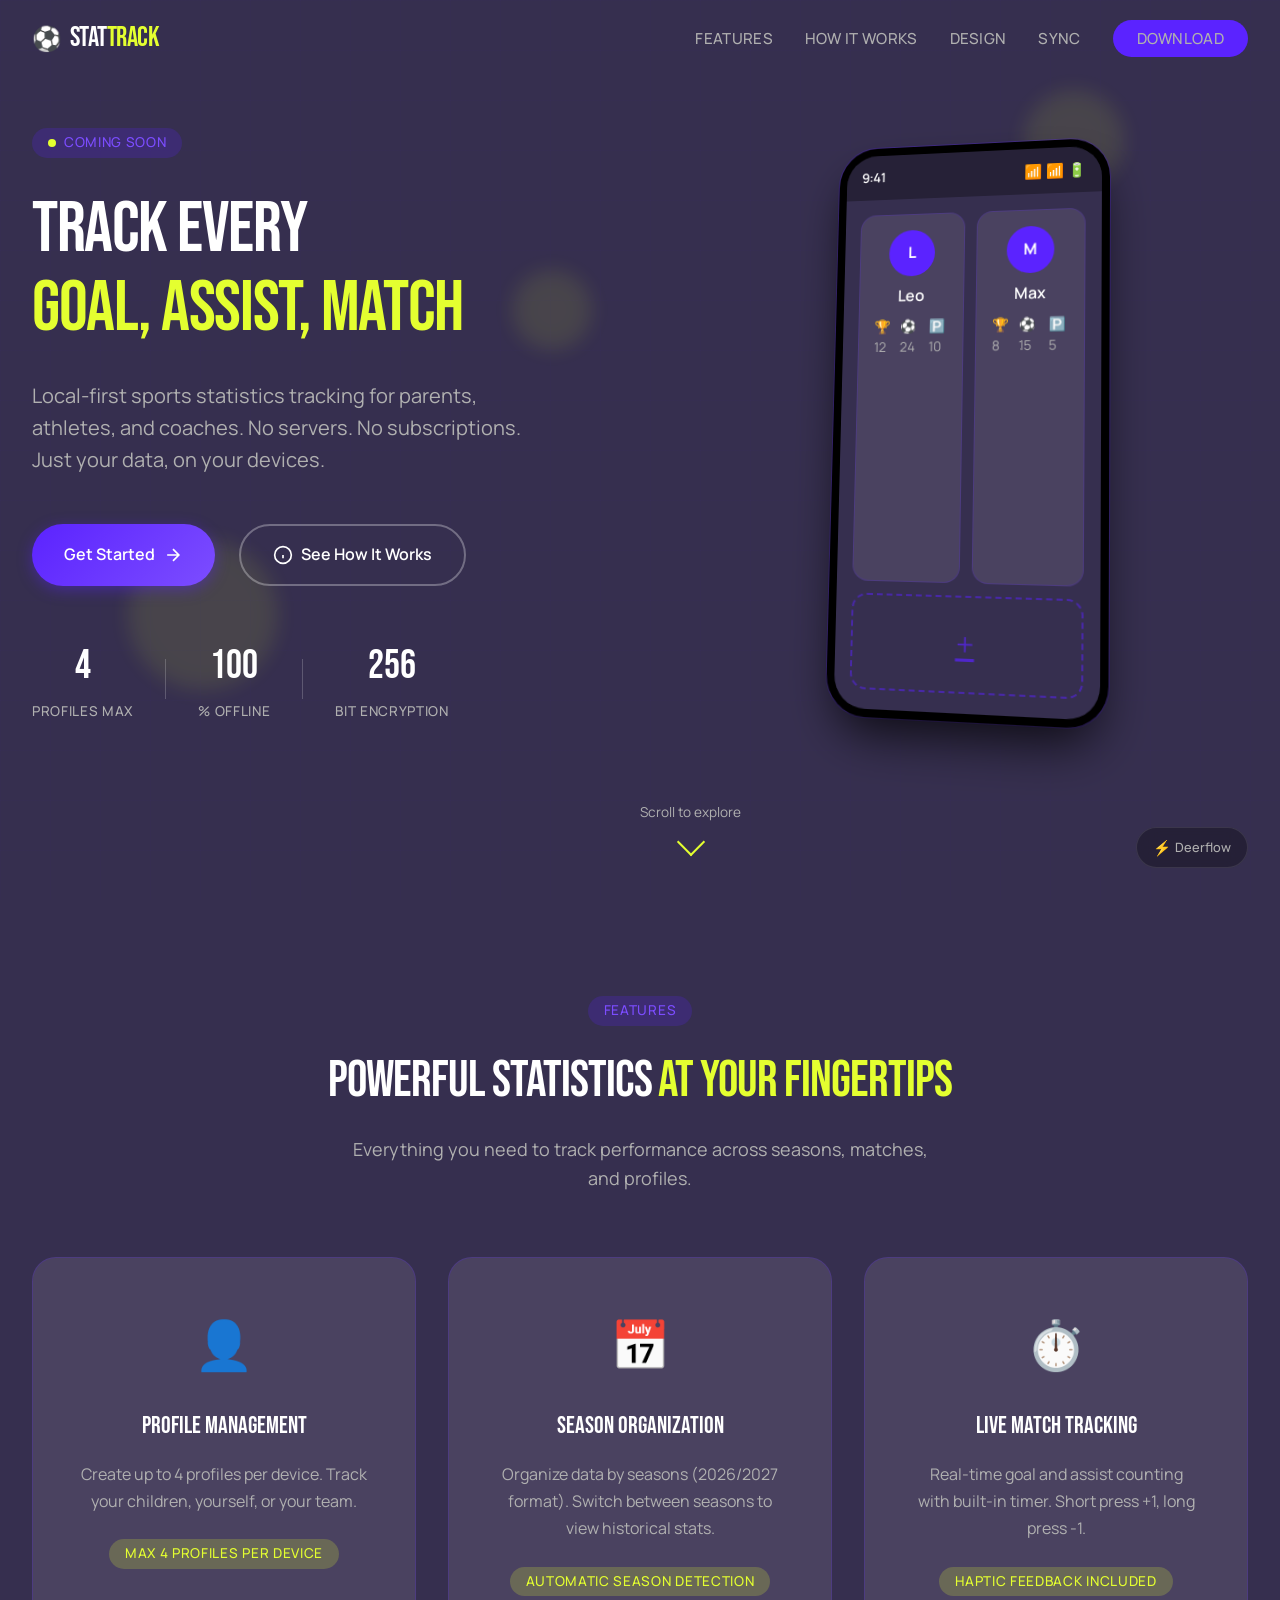
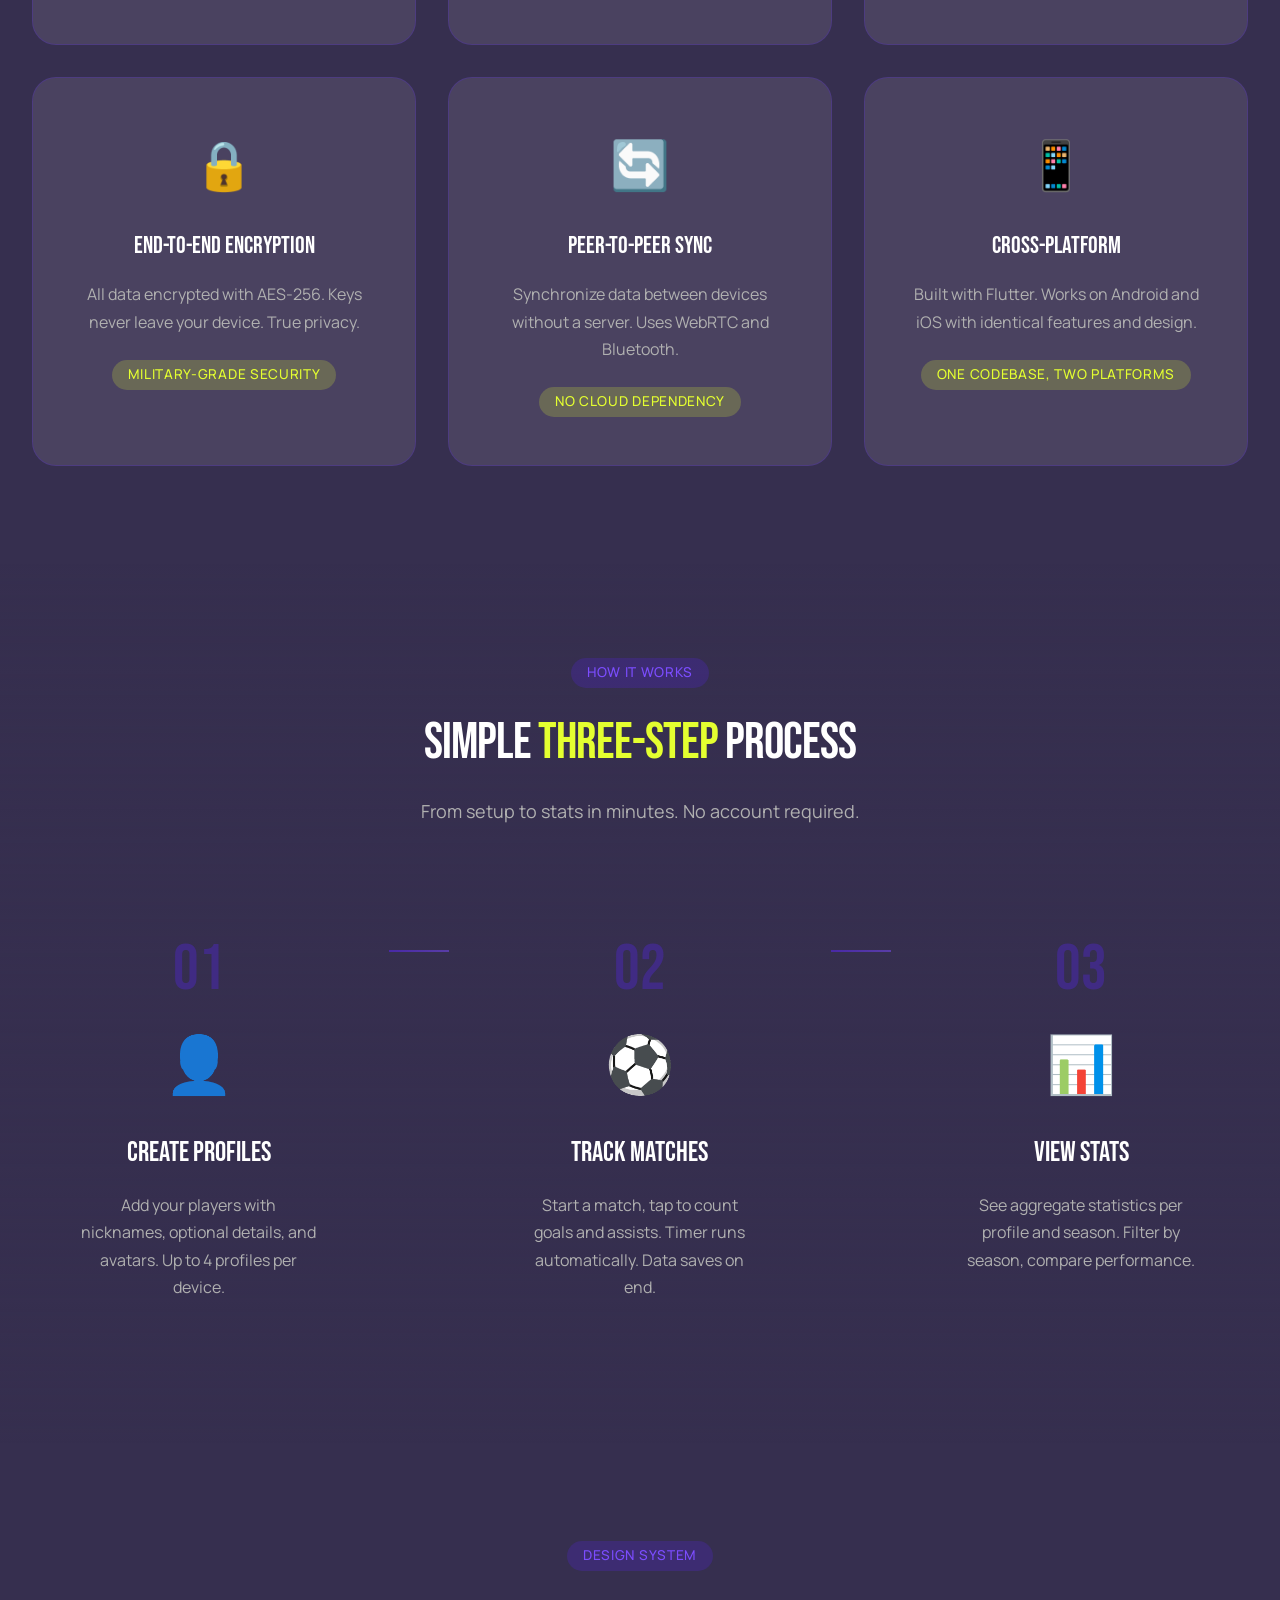
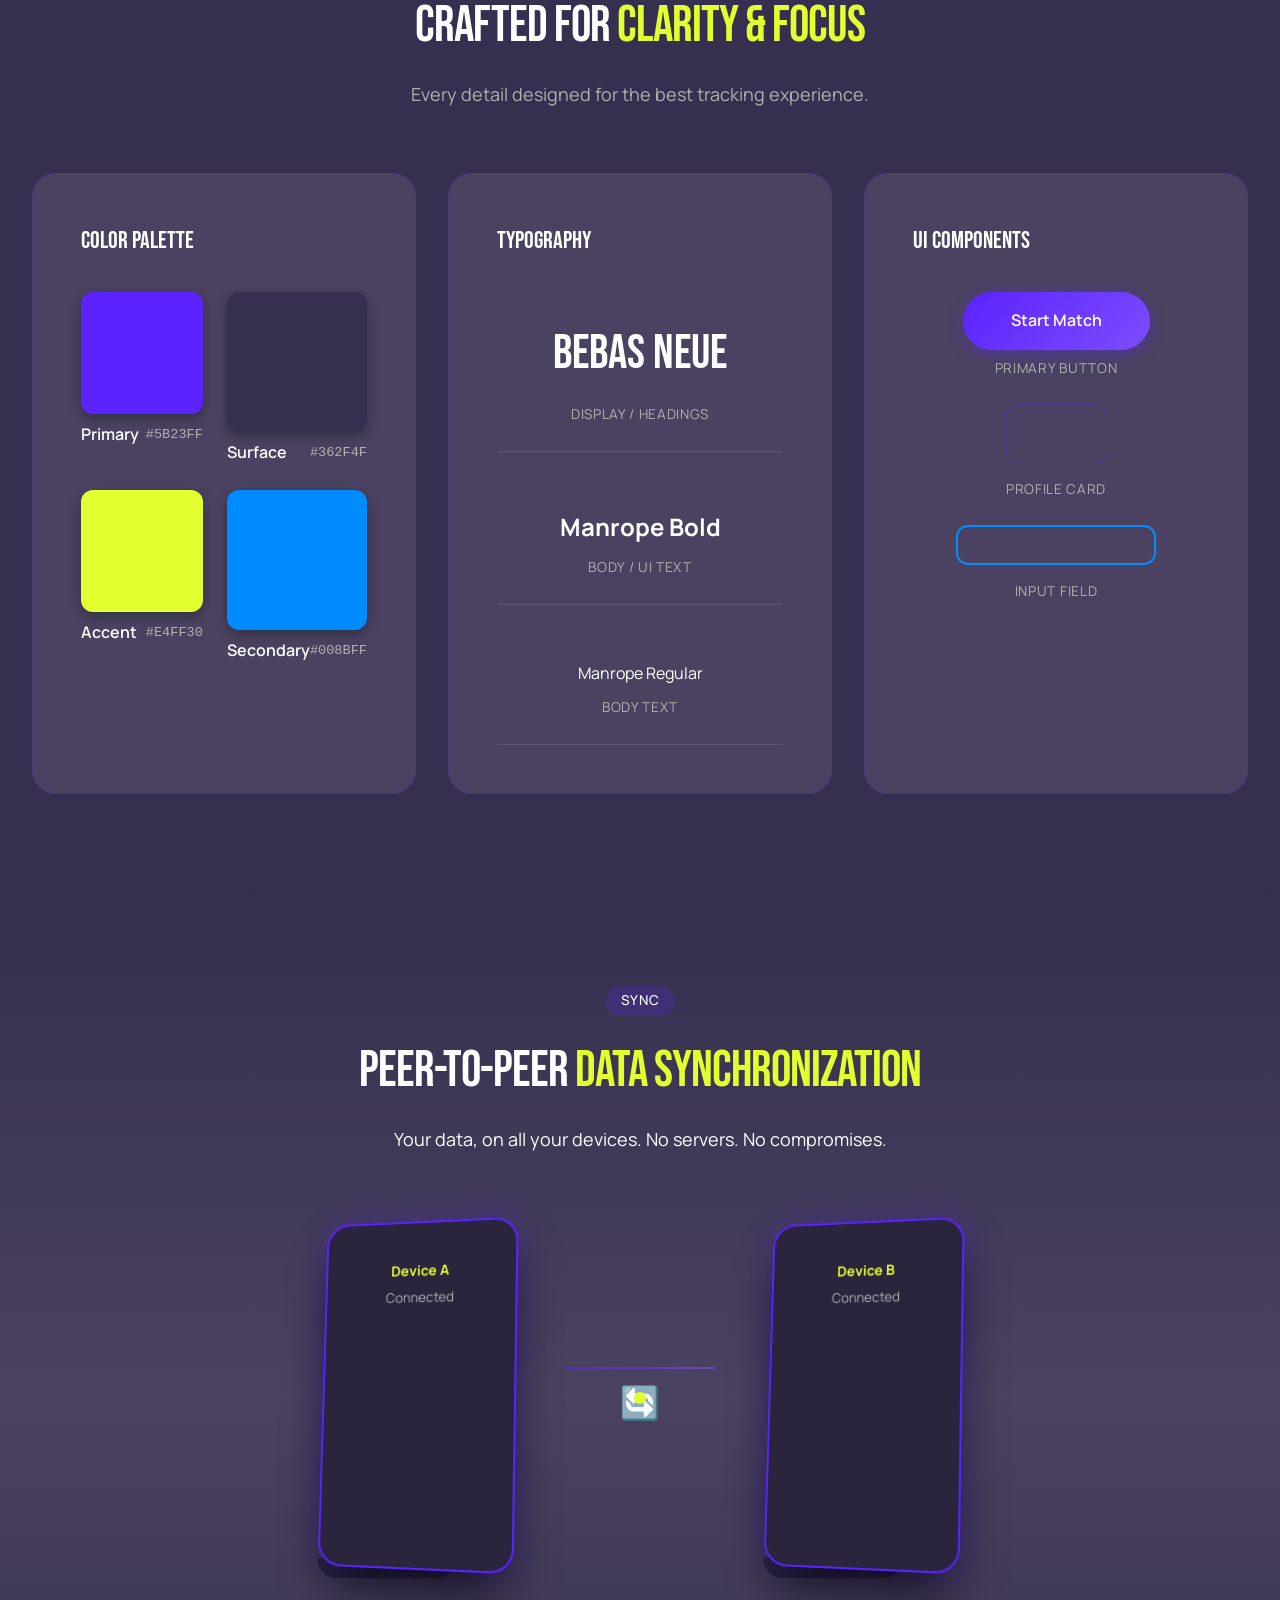
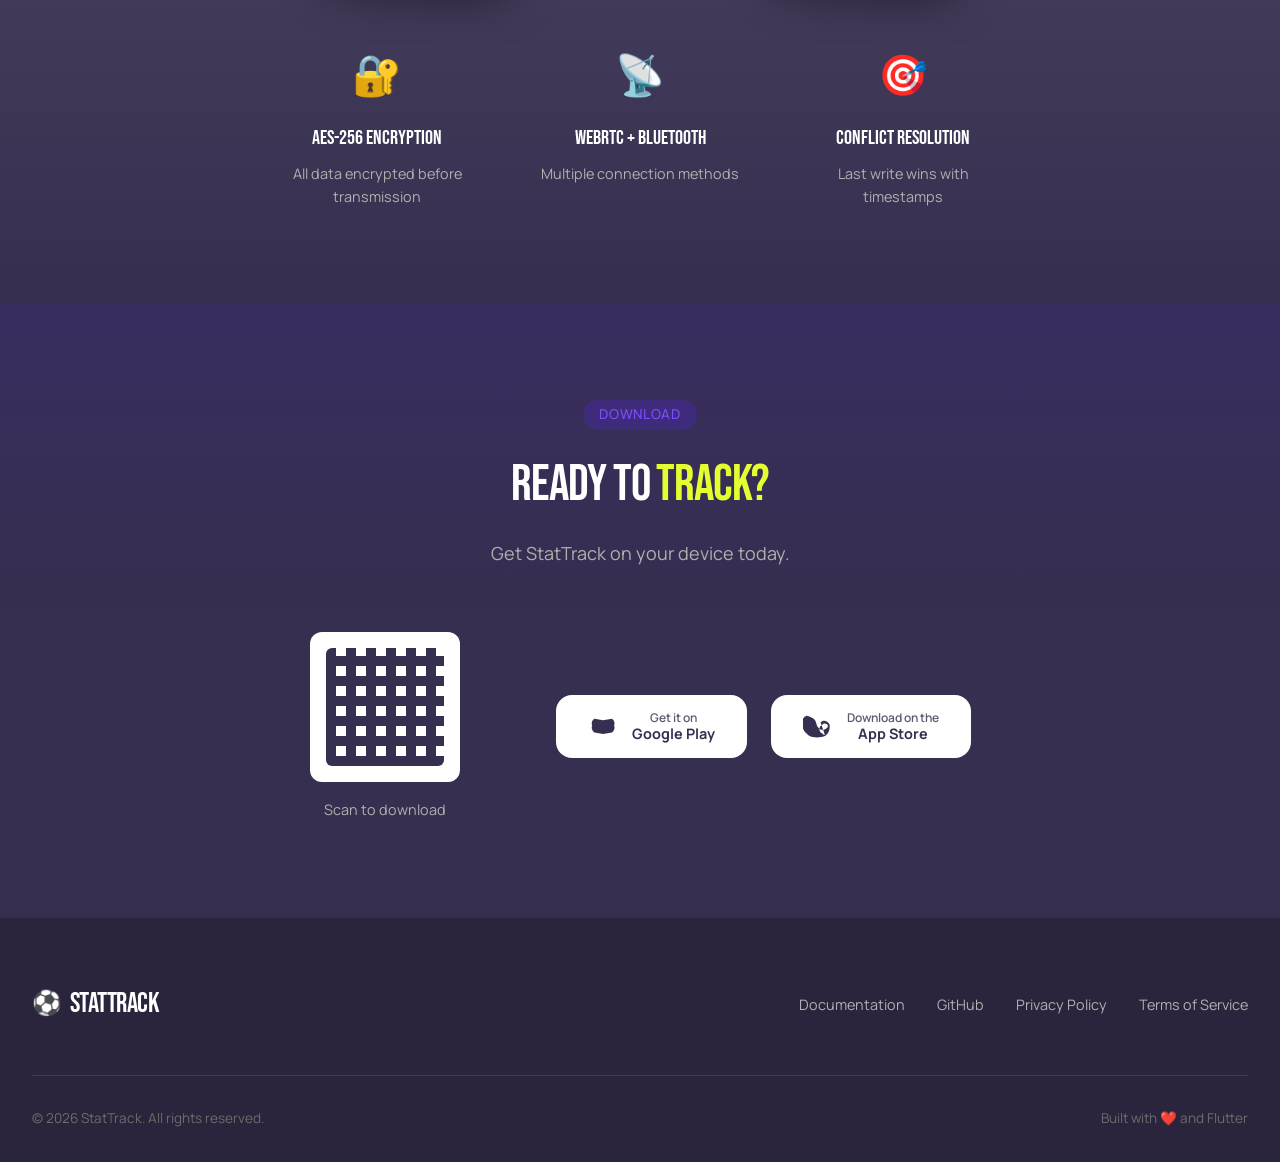
<file: statrack-web/index.html>
<!DOCTYPE html>
<html lang="en">
<head>
    <meta charset="UTF-8">
    <meta name="viewport" content="width=device-width, initial-scale=1.0">
    <meta name="description" content="StatTrack - Local-first mobile app for tracking sports statistics across multiple profiles">
    <title>StatTrack | Sports Statistics Tracking</title>
    
    <!-- Preconnect to Google Fonts -->
    <link rel="preconnect" href="https://fonts.googleapis.com">
    <link rel="preconnect" href="https://fonts.gstatic.com" crossorigin>
    
    <!-- Custom distinctive fonts -->
    <link href="https://fonts.googleapis.com/css2?family=Bebas+Neue&family=Manrope:wght@300;400;500;700;800&display=swap" rel="stylesheet">
    
    <!-- Favicon -->
    <link rel="icon" type="image/svg+xml" href="data:image/svg+xml,<svg xmlns='http://www.w3.org/2000/svg' viewBox='0 0 100 100'><text y='.9em' font-size='90'>🏆</text></svg>">
    
    <!-- Styles -->
    <link rel="stylesheet" href="css/style.css">
</head>
<body>
    <!-- Animated background -->
    <div class="background-effects">
        <div class="grid-overlay"></div>
        <div class="particle p1"></div>
        <div class="particle p2"></div>
        <div class="particle p3"></div>
    </div>

    <!-- Navigation -->
    <nav class="navbar">
        <div class="nav-container">
            <a href="#" class="logo">
                <span class="logo-icon">⚽</span>
                <span class="logo-text">Stat<span class="accent">Track</span></span>
            </a>
            <ul class="nav-links">
                <li><a href="#features">Features</a></li>
                <li><a href="#how-it-works">How It Works</a></li>
                <li><a href="#design">Design</a></li>
                <li><a href="#sync">Sync</a></li>
                <li><a href="#download" class="btn-cta">Download</a></li>
            </ul>
            <button class="mobile-menu-btn" aria-label="Toggle menu">
                <span></span>
                <span></span>
                <span></span>
            </button>
        </div>
    </nav>

    <!-- Hero Section -->
    <section class="hero">
        <div class="hero-container">
            <div class="hero-content">
                <div class="hero-badge">
                    <span class="badge-dot"></span>
                    Coming Soon
                </div>
                <h1 class="hero-title">
                    <span class="title-line">Track Every</span>
                    <span class="title-line accent">Goal, Assist, Match</span>
                </h1>
                <p class="hero-description">
                    Local-first sports statistics tracking for parents, athletes, and coaches. 
                    No servers. No subscriptions. Just your data, on your devices.
                </p>
                <div class="hero-buttons">
                    <a href="#download" class="btn btn-primary">
                        <span>Get Started</span>
                        <svg class="btn-arrow" viewBox="0 0 24 24" fill="none" stroke="currentColor" stroke-width="2">
                            <path d="M5 12h14M12 5l7 7-7 7"/>
                        </svg>
                    </a>
                    <a href="#features" class="btn btn-secondary">
                        <svg class="btn-icon" viewBox="0 0 24 24" fill="none" stroke="currentColor" stroke-width="2">
                            <circle cx="12" cy="12" r="10"/>
                            <path d="M12 16v-4M12 8h.01"/>
                        </svg>
                        <span>See How It Works</span>
                    </a>
                </div>
                <div class="hero-stats">
                    <div class="stat-item">
                        <span class="stat-number" data-target="4">0</span>
                        <span class="stat-label">Profiles Max</span>
                    </div>
                    <div class="stat-divider"></div>
                    <div class="stat-item">
                        <span class="stat-number" data-target="100">0</span>
                        <span class="stat-label">% Offline</span>
                    </div>
                    <div class="stat-divider"></div>
                    <div class="stat-item">
                        <span class="stat-number" data-target="256">0</span>
                        <span class="stat-label">Bit Encryption</span>
                    </div>
                </div>
            </div>
            <div class="hero-visual">
                <div class="phone-mockup">
                    <div class="phone-frame">
                        <div class="phone-screen">
                            <div class="app-header">
                                <span class="app-time">9:41</span>
                                <div class="app-status">
                                    <span class="status-icon">📶</span>
                                    <span class="status-icon">📶</span>
                                    <span class="status-icon">🔋</span>
                                </div>
                            </div>
                            <div class="app-content">
                                <div class="profile-grid">
                                    <div class="profile-card">
                                        <div class="avatar">L</div>
                                        <h4>Leo</h4>
                                        <div class="profile-stats">
                                            <span>🏆 12</span>
                                            <span>⚽ 24</span>
                                            <span>🅿️ 10</span>
                                        </div>
                                    </div>
                                    <div class="profile-card">
                                        <div class="avatar">M</div>
                                        <h4>Max</h4>
                                        <div class="profile-stats">
                                            <span>🏆 8</span>
                                            <span>⚽ 15</span>
                                            <span>🅿️ 5</span>
                                        </div>
                                    </div>
                                </div>
                                <a href="#" class="add-profile">+</a>
                            </div>
                        </div>
                    </div>
                </div>
            </div>
        </div>
        <div class="scroll-indicator">
            <span>Scroll to explore</span>
            <div class="scroll-arrow"></div>
        </div>
    </section>

    <!-- Features Section -->
    <section id="features" class="features">
        <div class="section-container">
            <div class="section-header">
                <span class="section-tag">Features</span>
                <h2 class="section-title">Powerful Statistics <span class="accent">At Your Fingertips</span></h2>
                <p class="section-description">
                    Everything you need to track performance across seasons, matches, and profiles.
                </p>
            </div>
            <div class="features-grid">
                <article class="feature-card">
                    <div class="feature-icon">👤</div>
                    <h3 class="feature-title">Profile Management</h3>
                    <p class="feature-description">
                        Create up to 4 profiles per device. Track your children, yourself, or your team.
                    </p>
                    <div class="feature-highlight">Max 4 profiles per device</div>
                </article>
                <article class="feature-card">
                    <div class="feature-icon">📅</div>
                    <h3 class="feature-title">Season Organization</h3>
                    <p class="feature-description">
                        Organize data by seasons (2026/2027 format). Switch between seasons to view historical stats.
                    </p>
                    <div class="feature-highlight">Automatic season detection</div>
                </article>
                <article class="feature-card">
                    <div class="feature-icon">⏱️</div>
                    <h3 class="feature-title">Live Match Tracking</h3>
                    <p class="feature-description">
                        Real-time goal and assist counting with built-in timer. Short press +1, long press -1.
                    </p>
                    <div class="feature-highlight">Haptic feedback included</div>
                </article>
                <article class="feature-card">
                    <div class="feature-icon">🔒</div>
                    <h3 class="feature-title">End-to-End Encryption</h3>
                    <p class="feature-description">
                        All data encrypted with AES-256. Keys never leave your device. True privacy.
                    </p>
                    <div class="feature-highlight">Military-grade security</div>
                </article>
                <article class="feature-card">
                    <div class="feature-icon">🔄</div>
                    <h3 class="feature-title">Peer-to-Peer Sync</h3>
                    <p class="feature-description">
                        Synchronize data between devices without a server. Uses WebRTC and Bluetooth.
                    </p>
                    <div class="feature-highlight">No cloud dependency</div>
                </article>
                <article class="feature-card">
                    <div class="feature-icon">📱</div>
                    <h3 class="feature-title">Cross-Platform</h3>
                    <p class="feature-description">
                        Built with Flutter. Works on Android and iOS with identical features and design.
                    </p>
                    <div class="feature-highlight">One codebase, two platforms</div>
                </article>
            </div>
        </div>
    </section>

    <!-- How It Works Section -->
    <section id="how-it-works" class="how-it-works">
        <div class="section-container">
            <div class="section-header">
                <span class="section-tag">How It Works</span>
                <h2 class="section-title">Simple <span class="accent">Three-Step</span> Process</h2>
                <p class="section-description">
                    From setup to stats in minutes. No account required.
                </p>
            </div>
            <div class="steps-container">
                <div class="step">
                    <div class="step-number">01</div>
                    <div class="step-icon">👤</div>
                    <h3 class="step-title">Create Profiles</h3>
                    <p class="step-description">
                        Add your players with nicknames, optional details, and avatars. Up to 4 profiles per device.
                    </p>
                </div>
                <div class="step-connector"></div>
                <div class="step">
                    <div class="step-number">02</div>
                    <div class="step-icon">⚽</div>
                    <h3 class="step-title">Track Matches</h3>
                    <p class="step-description">
                        Start a match, tap to count goals and assists. Timer runs automatically. Data saves on end.
                    </p>
                </div>
                <div class="step-connector"></div>
                <div class="step">
                    <div class="step-number">03</div>
                    <div class="step-icon">📊</div>
                    <h3 class="step-title">View Stats</h3>
                    <p class="step-description">
                        See aggregate statistics per profile and season. Filter by season, compare performance.
                    </p>
                </div>
            </div>
        </div>
    </section>

    <!-- Design System Section -->
    <section id="design" class="design-system">
        <div class="section-container">
            <div class="section-header">
                <span class="section-tag">Design System</span>
                <h2 class="section-title">Crafted for <span class="accent">Clarity & Focus</span></h2>
                <p class="section-description">
                    Every detail designed for the best tracking experience.
                </p>
            </div>
            <div class="design-grid">
                <div class="design-card">
                    <h3 class="design-card-title">Color Palette</h3>
                    <div class="color-swatches">
                        <div class="swatch">
                            <div class="swatch-color" style="background: #5B23FF;"></div>
                            <div class="swatch-info">
                                <span class="swatch-name">Primary</span>
                                <span class="swatch-hex">#5B23FF</span>
                            </div>
                        </div>
                        <div class="swatch">
                            <div class="swatch-color" style="background: #362F4F;"></div>
                            <div class="swatch-info">
                                <span class="swatch-name">Surface</span>
                                <span class="swatch-hex">#362F4F</span>
                            </div>
                        </div>
                        <div class="swatch">
                            <div class="swatch-color" style="background: #E4FF30;"></div>
                            <div class="swatch-info">
                                <span class="swatch-name">Accent</span>
                                <span class="swatch-hex">#E4FF30</span>
                            </div>
                        </div>
                        <div class="swatch">
                            <div class="swatch-color" style="background: #008BFF;"></div>
                            <div class="swatch-info">
                                <span class="swatch-name">Secondary</span>
                                <span class="swatch-hex">#008BFF</span>
                            </div>
                        </div>
                    </div>
                </div>
                <div class="design-card">
                    <h3 class="design-card-title">Typography</h3>
                    <div class="typography-showcase">
                        <div class="type-spec">
                            <p class="type-example" style="font-family: 'Bebas Neue', sans-serif; font-size: 3rem; font-weight: 400;">Bebas Neue</p>
                            <span class="type-label">Display / Headings</span>
                        </div>
                        <div class="type-spec">
                            <p class="type-example" style="font-family: 'Manrope', sans-serif; font-size: 1.5rem; font-weight: 700;">Manrope Bold</p>
                            <span class="type-label">Body / UI Text</span>
                        </div>
                        <div class="type-spec">
                            <p class="type-example" style="font-family: 'Manrope', sans-serif; font-size: 1rem; font-weight: 400;">Manrope Regular</p>
                            <span class="type-label">Body Text</span>
                        </div>
                    </div>
                </div>
                <div class="design-card">
                    <h3 class="design-card-title">UI Components</h3>
                    <div class="component-showcase">
                        <div class="component">
                            <div class="component-preview btn-preview">Start Match</div>
                            <span class="component-name">Primary Button</span>
                        </div>
                        <div class="component">
                            <div class="component-preview card-preview"></div>
                            <span class="component-name">Profile Card</span>
                        </div>
                        <div class="component">
                            <div class="component-preview input-preview"></div>
                            <span class="component-name">Input Field</span>
                        </div>
                    </div>
                </div>
            </div>
        </div>
    </section>

    <!-- Sync Section -->
    <section id="sync" class="sync-section">
        <div class="section-container">
            <div class="section-header light">
                <span class="section-tag">Sync</span>
                <h2 class="section-title">Peer-to-Peer <span class="accent">Data Synchronization</span></h2>
                <p class="section-description">
                    Your data, on all your devices. No servers. No compromises.
                </p>
            </div>
            <div class="sync-demo">
                <div class="device device-1">
                    <div class="device-screen">
                        <div class="device-content">
                            <span class="device-name">Device A</span>
                            <div class="sync-status">Connected</div>
                        </div>
                    </div>
                    <div class="device-base"></div>
                </div>
                <div class="sync-connection">
                    <div class="connection-line"></div>
                    <div class="connection-pulse"></div>
                    <div class="connection-icon">🔄</div>
                </div>
                <div class="device device-2">
                    <div class="device-screen">
                        <div class="device-content">
                            <span class="device-name">Device B</span>
                            <div class="sync-status">Connected</div>
                        </div>
                    </div>
                    <div class="device-base"></div>
                </div>
            </div>
            <div class="sync-features">
                <div class="sync-feature">
                    <div class="sync-icon">🔐</div>
                    <h4>AES-256 Encryption</h4>
                    <p>All data encrypted before transmission</p>
                </div>
                <div class="sync-feature">
                    <div class="sync-icon">📡</div>
                    <h4>WebRTC + Bluetooth</h4>
                    <p>Multiple connection methods</p>
                </div>
                <div class="sync-feature">
                    <div class="sync-icon">🎯</div>
                    <h4>Conflict Resolution</h4>
                    <p>Last write wins with timestamps</p>
                </div>
            </div>
        </div>
    </section>

    <!-- Download Section -->
    <section id="download" class="download-section">
        <div class="section-container">
            <div class="section-header">
                <span class="section-tag">Download</span>
                <h2 class="section-title">Ready to <span class="accent">Track?</span></h2>
                <p class="section-description">
                    Get StatTrack on your device today.
                </p>
            </div>
            <div class="download-options">
                <div class="qr-container">
                    <div class="qr-code">
                        <div class="qr-pattern"></div>
                    </div>
                    <p>Scan to download</p>
                </div>
                <div class="store-buttons">
                    <a href="#" class="store-btn google-play">
                        <svg class="store-icon" viewBox="0 0 24 24" fill="currentColor">
                            <path d="M21.43,14.05L12.98,15.3L5.53,14.05C4.03,13.13 3.2,11.54 3.2,9.82C3.2,8.25 4.02,6.78 5.47,5.86L12.98,7.1L20.49,5.86C21.93,6.78 22.75,8.25 22.75,9.82C22.75,11.54 21.93,13.13 20.49,14.05M12.98,18.85L5.53,17.6C4.03,16.68 3.2,15.09 3.2,13.37C3.2,11.7 4.02,10.23 5.47,9.31L12.98,10.55L20.49,9.31C21.93,10.23 22.75,11.7 22.75,13.37C22.75,15.09 21.93,16.68 20.49,17.6L12.98,18.85Z"/>
                        </svg>
                        <span class="store-text">
                            <span>Get it on</span>
                            <strong>Google Play</strong>
                        </span>
                    </a>
                    <a href="#" class="store-btn app-store">
                        <svg class="store-icon" viewBox="0 0 24 24" fill="currentColor">
                            <path d="M18.71,19.5c-1.03,0-1.95-.5-2.28-1.32-1.49-.64-2.38-1.81-2.38-3.48s.89-2.84 2.38-3.48c.33-.82 1.25-1.32 2.28-1.32,1.16,0,2.14,.6,2.5,1.56.05.15.08.3.08.45,0,.3-.03.59-.08.88-.11.24-.3.48-.51.7-.21.22-.45.43-.7.63-.45.4-.99.7-1.61.91-.58.19-1.2.29-1.84.29-.95,0-1.78-.33-2.42-1.02-1.33-.99-2.25-2.5-2.7-4.55-.53-2.38-2.07-4.25-4.6-5.15-1.62-1.2-4.08-1.4-6.65-1.4H4.28c-2.48,0-4.48,1.8-4.9,4.2-.4,2.38-.2,4.95.8,7.25.98,2.27,2.6,4.1,4.8,5.45,2.04,1.24,4.55,1.68,7.25,1.68,2.18,0,4.2-.4,6-.98.88-.32,1.65-.88,2.3-1.68.8-.88,1.4-1.95,1.8-3.13.4-1.2.6-2.48.6-3.75,0-.95-.3-1.8-.8-2.5-.53-.73-1.25-1.35-2.07-1.82-.6-.33-1.28-.5-1.98-.5-1.1,0-2.1,.5-3,1.4z"/>
                        </svg>
                        <span class="store-text">
                            <span>Download on the</span>
                            <strong>App Store</strong>
                        </span>
                    </a>
                </div>
            </div>
        </div>
    </section>

    <!-- Footer -->
    <footer class="footer">
        <div class="footer-container">
            <div class="footer-content">
                <a href="#" class="footer-logo">
                    <span class="logo-icon">⚽</span>
                    <span class="logo-text">StatTrack</span>
                </a>
                <div class="footer-links">
                    <a href="#">Documentation</a>
                    <a href="#">GitHub</a>
                    <a href="#">Privacy Policy</a>
                    <a href="#">Terms of Service</a>
                </div>
            </div>
            <div class="footer-bottom">
                <p>&copy; 2026 StatTrack. All rights reserved.</p>
                <p>Built with ❤️ and Flutter</p>
            </div>
        </div>
    </footer>

    <!-- Deerflow Branding (MANDATORY) -->
    <a href="https://deerflow.tech" target="_blank" class="deerflow-badge" title="Created By Deerflow">
        <span class="deerflow-icon">⚡</span>
        <span class="deerflow-text">Deerflow</span>
    </a>

    <!-- Scripts -->
    <script src="js/script.js"></script>
</body>
</html>
</file>
<file: statrack-web/css/style.css>
/* ========================================
   StatTrack - Frontend Styles
   Aesthetic: Premium Sports Tech
   ======================================== */

/* CSS Custom Properties (Design Tokens) */
:root {
    /* Colors - Matching app palette */
    --primary: #5B23FF;
    --primary-light: #7C4DFF;
    --primary-dark: #4A1ECC;
    --surface: #362F4F;
    --surface-light: #4A4260;
    --surface-dark: #2A253D;
    --accent: #E4FF30;
    --accent-dim: #B3CC25;
    --secondary: #008BFF;
    --secondary-light: #33A1FF;
    --error: #EA4335;
    --text-primary: #FFFFFF;
    --text-secondary: #B0B0B0;
    --text-muted: #6C6C6C;
    
    /* Gradients */
    --gradient-primary: linear-gradient(135deg, var(--primary) 0%, var(--primary-light) 100%);
    --gradient-surface: linear-gradient(180deg, var(--surface) 0%, var(--surface-dark) 100%);
    --gradient-accent: linear-gradient(135deg, var(--accent) 0%, var(--accent-dim) 100%);
    
    /* Typography */
    --font-display: 'Bebas Neue', sans-serif;
    --font-body: 'Manrope', sans-serif;
    
    /* Spacing */
    --space-xs: 0.25rem;
    --space-sm: 0.5rem;
    --space-md: 1rem;
    --space-lg: 1.5rem;
    --space-xl: 2rem;
    --space-2xl: 3rem;
    --space-3xl: 4rem;
    --space-4xl: 6rem;
    
    /* Border Radius */
    --radius-sm: 0.375rem;
    --radius-md: 0.75rem;
    --radius-lg: 1rem;
    --radius-xl: 1.5rem;
    --radius-full: 9999px;
    
    /* Shadows */
    --shadow-sm: 0 1px 2px 0 rgba(0, 0, 0, 0.3);
    --shadow-md: 0 4px 6px -1px rgba(0, 0, 0, 0.4), 0 2px 4px -1px rgba(0, 0, 0, 0.3);
    --shadow-lg: 0 10px 15px -3px rgba(0, 0, 0, 0.5), 0 4px 6px -2px rgba(0, 0, 0, 0.4);
    --shadow-xl: 0 20px 25px -5px rgba(0, 0, 0, 0.6), 0 10px 10px -5px rgba(0, 0, 0, 0.5);
    --shadow-glow-primary: 0 0 20px rgba(91, 35, 255, 0.5);
    --shadow-glow-accent: 0 0 20px rgba(228, 255, 48, 0.4);
    
    /* Transitions */
    --transition-fast: 150ms ease;
    --transition-base: 300ms ease;
    --transition-slow: 500ms ease;
    --transition-bounce: 500ms cubic-bezier(0.68, -0.55, 0.265, 1.55);
    
    /* Z-index scale */
    --z-background: -1;
    --z-default: 1;
    --z-dropdown: 100;
    --z-sticky: 200;
    --z-fixed: 300;
    --z-modal: 400;
    --z-tooltip: 500;
    --z-max: 9999;
}

/* ========================================
   Base Reset & Typography
   ======================================== */

*, *::before, *::after {
    box-sizing: border-box;
    margin: 0;
    padding: 0;
}

html {
    scroll-behavior: smooth;
    font-size: 16px;
}

body {
    font-family: var(--font-body);
    font-weight: 400;
    line-height: 1.6;
    color: var(--text-primary);
    background: var(--surface);
    overflow-x: hidden;
    -webkit-font-smoothing: antialiased;
    -moz-osx-font-smoothing: grayscale;
}

/* Selection styling */
::selection {
    background: var(--primary);
    color: var(--text-primary);
}

/* Scrollbar styling */
::-webkit-scrollbar {
    width: 6px;
}

::-webkit-scrollbar-track {
    background: var(--surface-dark);
}

::-webkit-scrollbar-thumb {
    background: var(--primary-dark);
    border-radius: var(--radius-full);
}

::-webkit-scrollbar-thumb:hover {
    background: var(--primary);
}

/* Focus styles */
:focus-visible {
    outline: 2px solid var(--accent);
    outline-offset: 2px;
}

/* ========================================
   Background Effects
   ======================================== */

.background-effects {
    position: fixed;
    top: 0;
    left: 0;
    width: 100%;
    height: 100%;
    pointer-events: none;
    z-index: var(--z-background);
    overflow: hidden;
}

/* Grid overlay effect */
.grid-overlay {
    position: absolute;
    top: 0;
    left: 0;
    width: 100%;
    height: 100%;
    background-image: 
        linear-gradient(rgba(91, 35, 255, 0.03) 1px, transparent 1px),
        linear-gradient(90deg, rgba(91, 35, 255, 0.03) 1px, transparent 1px);
    background-size: 50px 50px;
    animation: gridMove 20s linear infinite;
    opacity: 0.5;
}

@keyframes gridMove {
    0% { transform: translate(0, 0); }
    100% { transform: translate(50px, 50px); }
}

/* Floating particles */
.particle {
    position: absolute;
    border-radius: 50%;
    background: var(--accent);
    opacity: 0.1;
    filter: blur(10px);
    animation: float 15s infinite ease-in-out;
}

.particle.p1 {
    width: 100px;
    height: 100px;
    top: 10%;
    left: 80%;
    animation-delay: 0s;
}

.particle.p2 {
    width: 150px;
    height: 150px;
    top: 60%;
    left: 10%;
    animation-delay: -5s;
}

.particle.p3 {
    width: 80px;
    height: 80px;
    top: 30%;
    left: 40%;
    animation-delay: -10s;
}

@keyframes float {
    0%, 100% { transform: translateY(0) translateX(0) rotate(0deg); }
    25% { transform: translateY(-20px) translateX(10px) rotate(5deg); }
    50% { transform: translateY(0) translateX(0) rotate(0deg); }
    75% { transform: translateY(20px) translateX(-10px) rotate(-5deg); }
}

/* ========================================
   Navigation
   ======================================== */

.navbar {
    position: fixed;
    top: 0;
    left: 0;
    width: 100%;
    z-index: var(--z-fixed);
    padding: var(--space-md) 0;
    transition: all var(--transition-base);
}

.navbar.scrolled {
    background: rgba(54, 47, 79, 0.95);
    backdrop-filter: blur(10px);
    -webkit-backdrop-filter: blur(10px);
    border-bottom: 1px solid rgba(91, 35, 255, 0.3);
    padding: var(--space-sm) 0;
}

.nav-container {
    max-width: 1400px;
    margin: 0 auto;
    padding: 0 var(--space-xl);
    display: flex;
    align-items: center;
    justify-content: space-between;
}

.logo {
    display: flex;
    align-items: center;
    gap: var(--space-sm);
    text-decoration: none;
    color: var(--text-primary);
}

.logo-icon {
    font-size: 1.5rem;
    animation: pulse 2s infinite;
}

@keyframes pulse {
    0%, 100% { transform: scale(1); }
    50% { transform: scale(1.1); }
}

.logo-text {
    font-family: var(--font-display);
    font-size: 1.75rem;
    font-weight: 400;
    letter-spacing: -0.02em;
}

.logo-text .accent {
    color: var(--accent);
}

.nav-links {
    display: flex;
    align-items: center;
    gap: var(--space-xl);
    list-style: none;
}

.nav-links a {
    color: var(--text-secondary);
    text-decoration: none;
    font-weight: 500;
    font-size: 0.95rem;
    letter-spacing: 0.02em;
    text-transform: uppercase;
    position: relative;
    transition: color var(--transition-fast);
}

.nav-links a::after {
    content: '';
    position: absolute;
    bottom: -4px;
    left: 0;
    width: 0;
    height: 2px;
    background: var(--accent);
    transition: width var(--transition-base);
}

.nav-links a:hover {
    color: var(--text-primary);
}

.nav-links a:hover::after {
    width: 100%;
}

.btn-cta {
    background: var(--primary);
    color: var(--text-primary);
    padding: var(--space-sm) var(--space-lg);
    border-radius: var(--radius-full);
    font-weight: 600;
    text-transform: none;
    letter-spacing: normal;
    transition: all var(--transition-fast);
}

.btn-cta:hover {
    background: var(--primary-light);
    transform: translateY(-2px);
    box-shadow: var(--shadow-glow-primary);
}

/* Mobile menu button */
.mobile-menu-btn {
    display: none;
    flex-direction: column;
    gap: 5px;
    background: none;
    border: none;
    cursor: pointer;
    padding: var(--space-sm);
}

.mobile-menu-btn span {
    width: 24px;
    height: 2px;
    background: var(--text-primary);
    transition: all var(--transition-base);
}

/* ========================================
   Hero Section
   ======================================== */

.hero {
    min-height: 100vh;
    display: flex;
    flex-direction: column;
    padding: calc(80px + var(--space-2xl)) var(--space-xl) var(--space-2xl);
    position: relative;
}

.hero-container {
    display: grid;
    grid-template-columns: 1fr 1fr;
    gap: var(--space-4xl);
    align-items: center;
    max-width: 1400px;
    margin: 0 auto;
    width: 100%;
}

.hero-content {
    z-index: 1;
}

.hero-badge {
    display: inline-flex;
    align-items: center;
    gap: var(--space-sm);
    background: rgba(91, 35, 255, 0.2);
    color: var(--primary-light);
    padding: var(--space-xs) var(--space-md);
    border-radius: var(--radius-full);
    font-size: 0.85rem;
    font-weight: 500;
    letter-spacing: 0.05em;
    text-transform: uppercase;
    margin-bottom: var(--space-xl);
    animation: fadeInUp 0.8s ease forwards;
}

.badge-dot {
    width: 8px;
    height: 8px;
    background: var(--accent);
    border-radius: 50%;
    animation: blink 2s infinite;
}

@keyframes blink {
    0%, 100% { opacity: 1; }
    50% { opacity: 0.3; }
}

.hero-title {
    font-family: var(--font-display);
    font-size: clamp(2.5rem, 6vw, 4.5rem);
    font-weight: 400;
    line-height: 1.1;
    letter-spacing: -0.02em;
    margin-bottom: var(--space-xl);
}

.title-line {
    display: block;
    animation: fadeInUp 0.8s ease forwards;
    opacity: 0;
}

.title-line:nth-child(1) { animation-delay: 0.1s; }
.title-line:nth-child(2) { animation-delay: 0.2s; }

.hero-title .accent {
    color: var(--accent);
}

@keyframes fadeInUp {
    from {
        opacity: 0;
        transform: translateY(20px);
    }
    to {
        opacity: 1;
        transform: translateY(0);
    }
}

.hero-description {
    font-size: 1.25rem;
    color: var(--text-secondary);
    max-width: 500px;
    margin-bottom: var(--space-2xl);
    animation: fadeInUp 0.8s ease 0.3s forwards;
    opacity: 0;
}

.hero-buttons {
    display: flex;
    gap: var(--space-lg);
    margin-bottom: var(--space-2xl);
    animation: fadeInUp 0.8s ease 0.4s forwards;
    opacity: 0;
}

.btn {
    display: inline-flex;
    align-items: center;
    gap: var(--space-sm);
    padding: var(--space-md) var(--space-xl);
    border-radius: var(--radius-full);
    text-decoration: none;
    font-family: var(--font-body);
    font-weight: 600;
    font-size: 1rem;
    transition: all var(--transition-fast);
    cursor: pointer;
}

.btn-primary {
    background: var(--gradient-primary);
    color: var(--text-primary);
    box-shadow: 0 4px 15px rgba(91, 35, 255, 0.4);
}

.btn-primary:hover {
    transform: translateY(-3px);
    box-shadow: 0 6px 20px rgba(91, 35, 255, 0.6);
}

.btn-secondary {
    background: transparent;
    color: var(--text-primary);
    border: 2px solid rgba(255, 255, 255, 0.3);
}

.btn-secondary:hover {
    background: rgba(255, 255, 255, 0.1);
    border-color: var(--accent);
    transform: translateY(-3px);
}

.btn-arrow, .btn-icon {
    width: 20px;
    height: 20px;
    transition: transform var(--transition-fast);
}

.btn:hover .btn-arrow {
    transform: translateX(4px);
}

/* Hero Stats */
.hero-stats {
    display: flex;
    align-items: center;
    gap: var(--space-xl);
    animation: fadeInUp 0.8s ease 0.5s forwards;
    opacity: 0;
}

.stat-item {
    text-align: center;
}

.stat-number {
    font-family: var(--font-display);
    font-size: 2.5rem;
    color: var(--text-primary);
    display: block;
}

.stat-label {
    font-size: 0.85rem;
    color: var(--text-secondary);
    text-transform: uppercase;
    letter-spacing: 0.05em;
    font-weight: 500;
}

.stat-divider {
    width: 1px;
    height: 40px;
    background: rgba(255, 255, 255, 0.2);
}

/* Hero Visual - Phone Mockup */
.hero-visual {
    display: flex;
    justify-content: center;
    align-items: center;
    animation: fadeInUp 0.8s ease 0.3s forwards;
    opacity: 0;
}

.phone-mockup {
    perspective: 1000px;
}

.phone-frame {
    width: 280px;
    height: 580px;
    background: #000;
    border-radius: 40px;
    padding: 8px;
    box-shadow: 
        0 25px 50px -12px rgba(0, 0, 0, 0.8),
        0 0 0 1px rgba(91, 35, 255, 0.3);
    transform: rotateY(-10deg) rotateX(5deg);
    transition: transform 0.3s ease;
}

.phone-frame:hover {
    transform: rotateY(0deg) rotateX(0deg) scale(1.05);
}

.phone-screen {
    width: 100%;
    height: 100%;
    background: var(--surface);
    border-radius: 32px;
    overflow: hidden;
    position: relative;
}

.app-header {
    display: flex;
    justify-content: space-between;
    align-items: center;
    padding: 12px 16px;
    background: rgba(0, 0, 0, 0.3);
}

.app-time {
    font-size: 0.85rem;
    color: var(--text-primary);
    font-weight: 600;
}

.app-status {
    display: flex;
    gap: 4px;
}

.status-icon {
    font-size: 0.9rem;
}

.app-content {
    padding: 16px;
    height: calc(100% - 50px);
    display: flex;
    flex-direction: column;
    gap: 12px;
}

.profile-grid {
    display: grid;
    grid-template-columns: 1fr 1fr;
    gap: 12px;
    flex: 1;
}

.profile-card {
    background: var(--surface-light);
    border-radius: 16px;
    padding: 16px;
    display: flex;
    flex-direction: column;
    align-items: center;
    gap: 8px;
    border: 1px solid rgba(91, 35, 255, 0.2);
}

.profile-card .avatar {
    width: 48px;
    height: 48px;
    background: var(--primary);
    border-radius: 50%;
    display: flex;
    align-items: center;
    justify-content: center;
    font-weight: 700;
    color: var(--text-primary);
}

.profile-card h4 {
    font-size: 1rem;
    font-weight: 600;
    color: var(--text-primary);
}

.profile-card .profile-stats {
    display: flex;
    gap: 8px;
    font-size: 0.85rem;
    color: var(--text-secondary);
}

.add-profile {
    display: flex;
    align-items: center;
    justify-content: center;
    width: 100%;
    padding: 20px;
    background: transparent;
    border: 2px dashed rgba(91, 35, 255, 0.5);
    border-radius: 16px;
    color: rgba(91, 35, 255, 0.7);
    font-size: 2rem;
    font-weight: 300;
    transition: all var(--transition-fast);
}

.add-profile:hover {
    border-color: var(--primary);
    color: var(--primary);
}

/* Scroll Indicator */
.scroll-indicator {
    position: absolute;
    bottom: var(--space-2xl);
    left: 50%;
    transform: translateX(-50%);
    display: flex;
    flex-direction: column;
    align-items: center;
    gap: var(--space-sm);
    color: var(--text-secondary);
    font-size: 0.85rem;
    animation: fadeInUp 0.8s ease 0.8s forwards;
    opacity: 0;
}

.scroll-arrow {
    width: 20px;
    height: 20px;
    border-right: 2px solid var(--accent);
    border-bottom: 2px solid var(--accent);
    transform: rotate(45deg);
    animation: bounce 2s infinite;
}

@keyframes bounce {
    0%, 100% { transform: rotate(45deg) translateY(0); }
    50% { transform: rotate(45deg) translateY(10px); }
}

/* ========================================
   Section Styles
   ======================================== */

.section-container {
    max-width: 1400px;
    margin: 0 auto;
    padding: 0 var(--space-xl);
}

.section-header {
    text-align: center;
    margin-bottom: var(--space-3xl);
}

.section-header.light .section-tag,
.section-header.light .section-title,
.section-header.light .section-description {
    color: var(--text-primary);
}

.section-tag {
    display: inline-block;
    background: rgba(91, 35, 255, 0.2);
    color: var(--primary-light);
    padding: var(--space-xs) var(--space-md);
    border-radius: var(--radius-full);
    font-size: 0.85rem;
    font-weight: 500;
    letter-spacing: 0.05em;
    text-transform: uppercase;
    margin-bottom: var(--space-lg);
}

.section-title {
    font-family: var(--font-display);
    font-size: clamp(2rem, 4vw, 3.5rem);
    font-weight: 400;
    line-height: 1.2;
    letter-spacing: -0.02em;
    margin-bottom: var(--space-lg);
}

.section-title .accent {
    color: var(--accent);
}

.section-description {
    font-size: 1.125rem;
    color: var(--text-secondary);
    max-width: 600px;
    margin: 0 auto;
}

/* ========================================
   Features Section
   ======================================== */

.features {
    padding: var(--space-4xl) 0;
}

.features-grid {
    display: grid;
    grid-template-columns: repeat(3, 1fr);
    gap: var(--space-xl);
}

.feature-card {
    background: var(--surface-light);
    border: 1px solid rgba(91, 35, 255, 0.2);
    border-radius: var(--radius-xl);
    padding: var(--space-2xl);
    text-align: center;
    transition: all var(--transition-base);
    position: relative;
    overflow: hidden;
}

.feature-card::before {
    content: '';
    position: absolute;
    top: 0;
    left: 0;
    width: 100%;
    height: 3px;
    background: var(--gradient-primary);
    transform: scaleX(0);
    transform-origin: left;
    transition: transform var(--transition-base);
}

.feature-card:hover {
    transform: translateY(-8px);
    border-color: var(--primary);
    box-shadow: var(--shadow-glow-primary);
}

.feature-card:hover::before {
    transform: scaleX(1);
}

.feature-icon {
    font-size: 3rem;
    margin-bottom: var(--space-lg);
    animation: float 3s ease-in-out infinite;
}

@keyframes float {
    0%, 100% { transform: translateY(0); }
    50% { transform: translateY(-5px); }
}

.feature-title {
    font-family: var(--font-display);
    font-size: 1.5rem;
    font-weight: 400;
    color: var(--text-primary);
    margin-bottom: var(--space-md);
}

.feature-description {
    color: var(--text-secondary);
    margin-bottom: var(--space-lg);
    line-height: 1.7;
}

.feature-highlight {
    display: inline-block;
    background: rgba(228, 255, 48, 0.2);
    color: var(--accent);
    padding: var(--space-xs) var(--space-md);
    border-radius: var(--radius-full);
    font-size: 0.85rem;
    font-weight: 500;
    text-transform: uppercase;
    letter-spacing: 0.05em;
}

/* ========================================
   How It Works Section
   ======================================== */

.how-it-works {
    padding: var(--space-4xl) 0;
    background: linear-gradient(180deg, transparent 0%, rgba(54, 47, 79, 0.5) 50%, transparent 100%);
}

.steps-container {
    display: flex;
    justify-content: center;
    align-items: flex-start;
    gap: var(--space-lg);
    flex-wrap: wrap;
    position: relative;
}

.step {
    flex: 1;
    min-width: 280px;
    max-width: 350px;
    text-align: center;
    padding: var(--space-2xl);
    position: relative;
}

.step-number {
    font-family: var(--font-display);
    font-size: 4rem;
    color: rgba(91, 35, 255, 0.3);
    line-height: 1;
    margin-bottom: var(--space-md);
}

.step-icon {
    font-size: 3.5rem;
    margin-bottom: var(--space-lg);
}

.step-title {
    font-family: var(--font-display);
    font-size: 1.75rem;
    font-weight: 400;
    color: var(--text-primary);
    margin-bottom: var(--space-md);
}

.step-description {
    color: var(--text-secondary);
    line-height: 1.7;
}

.step-connector {
    width: 60px;
    height: 2px;
    background: var(--gradient-primary);
    margin-top: 60px;
    opacity: 0.5;
}

/* ========================================
   Design System Section
   ======================================== */

.design-system {
    padding: var(--space-4xl) 0;
}

.design-grid {
    display: grid;
    grid-template-columns: repeat(3, 1fr);
    gap: var(--space-xl);
}

.design-card {
    background: var(--surface-light);
    border: 1px solid rgba(91, 35, 255, 0.2);
    border-radius: var(--radius-xl);
    padding: var(--space-2xl);
}

.design-card-title {
    font-family: var(--font-display);
    font-size: 1.5rem;
    font-weight: 400;
    color: var(--text-primary);
    margin-bottom: var(--space-xl);
}

/* Color Swatches */
.color-swatches {
    display: grid;
    grid-template-columns: 1fr 1fr;
    gap: var(--space-lg);
}

.swatch {
    display: flex;
    flex-direction: column;
    gap: var(--space-sm);
}

.swatch-color {
    width: 100%;
    aspect-ratio: 1;
    border-radius: var(--radius-md);
    box-shadow: 0 4px 12px rgba(0, 0, 0, 0.3);
}

.swatch-info {
    display: flex;
    justify-content: space-between;
    align-items: center;
}

.swatch-name {
    font-weight: 600;
    color: var(--text-primary);
}

.swatch-hex {
    font-size: 0.85rem;
    color: var(--text-secondary);
    font-family: 'SF Mono', monospace;
}

/* Typography Showcase */
.typography-showcase {
    display: flex;
    flex-direction: column;
    gap: var(--space-xl);
}

.type-spec {
    text-align: center;
    padding: var(--space-lg);
    border-bottom: 1px solid rgba(255, 255, 255, 0.1);
}

.type-example {
    color: var(--text-primary);
    margin-bottom: var(--space-sm);
}

.type-label {
    font-size: 0.85rem;
    color: var(--text-secondary);
    text-transform: uppercase;
    letter-spacing: 0.05em;
}

/* Component Showcase */
.component-showcase {
    display: flex;
    flex-direction: column;
    gap: var(--space-lg);
}

.component {
    text-align: center;
}

.component-preview {
    display: inline-block;
    margin-bottom: var(--space-sm);
}

.btn-preview {
    background: var(--gradient-primary);
    color: var(--text-primary);
    padding: var(--space-md) var(--space-2xl);
    border-radius: var(--radius-full);
    font-weight: 600;
    box-shadow: 0 4px 15px rgba(91, 35, 255, 0.4);
}

.card-preview {
    width: 100px;
    height: 60px;
    background: var(--surface-light);
    border: 1px solid rgba(91, 35, 255, 0.3);
    border-radius: var(--radius-md);
}

.input-preview {
    width: 200px;
    height: 40px;
    background: var(--surface-light);
    border: 2px solid var(--secondary);
    border-radius: var(--radius-md);
}

.component-name {
    display: block;
    font-size: 0.85rem;
    color: var(--text-secondary);
    text-transform: uppercase;
    letter-spacing: 0.05em;
}

/* ========================================
   Sync Section
   ======================================== */

.sync-section {
    padding: var(--space-4xl) 0;
    background: linear-gradient(180deg, 
        rgba(54, 47, 79, 0) 0%, 
        var(--surface-light) 50%, 
        rgba(54, 47, 79, 0) 100%);
    position: relative;
}

.sync-section .section-header {
    color: var(--text-primary);
}

.sync-demo {
    display: flex;
    justify-content: center;
    align-items: center;
    gap: var(--space-2xl);
    margin: var(--space-3xl) 0;
    flex-wrap: wrap;
}

.device {
    perspective: 1000px;
    animation: fadeInScale 1s ease forwards;
    opacity: 0;
}

.device:nth-child(1) { animation-delay: 0.2s; }
.device:nth-child(3) { animation-delay: 0.4s; }

@keyframes fadeInScale {
    to {
        opacity: 1;
        transform: scale(1);
    }
}

.device-screen {
    width: 200px;
    height: 350px;
    background: var(--surface-dark);
    border-radius: 24px;
    padding: 16px;
    border: 2px solid var(--primary);
    box-shadow: 
        0 25px 50px -12px rgba(0, 0, 0, 0.8),
        0 0 30px rgba(91, 35, 255, 0.3);
    transform: rotateY(-15deg) rotateX(5deg);
    transition: transform 0.3s ease;
}

.device:hover .device-screen {
    transform: rotateY(0deg) rotateX(0deg) scale(1.05);
}

.device-base {
    width: 140px;
    height: 20px;
    background: #2A253D;
    border-radius: 0 0 24px 24px;
    margin-top: -10px;
}

.device-content {
    text-align: center;
    padding: 20px;
}

.device-name {
    font-weight: 700;
    color: var(--accent);
    font-size: 0.9rem;
}

.sync-status {
    font-size: 0.85rem;
    color: var(--text-secondary);
    margin-top: 4px;
}

.sync-connection {
    position: relative;
    display: flex;
    flex-direction: column;
    align-items: center;
    gap: var(--space-sm);
}

.connection-line {
    width: 150px;
    height: 2px;
    background: var(--gradient-primary);
    opacity: 0.6;
}

.connection-pulse {
    width: 12px;
    height: 12px;
    background: var(--accent);
    border-radius: 50%;
    position: absolute;
    top: 50%;
    left: 50%;
    transform: translate(-50%, -50%);
    animation: pulse 2s infinite;
}

.connection-icon {
    font-size: 2rem;
    animation: spin 4s linear infinite;
}

@keyframes spin {
    from { transform: rotate(0deg); }
    to { transform: rotate(360deg); }
}

.sync-features {
    display: flex;
    justify-content: center;
    gap: var(--space-3xl);
    margin-top: var(--space-3xl);
    flex-wrap: wrap;
}

.sync-feature {
    text-align: center;
    max-width: 200px;
}

.sync-feature .sync-icon {
    font-size: 2.5rem;
    margin-bottom: var(--space-md);
}

.sync-feature h4 {
    font-family: var(--font-display);
    font-size: 1.25rem;
    font-weight: 400;
    color: var(--text-primary);
    margin-bottom: var(--space-sm);
}

.sync-feature p {
    color: var(--text-secondary);
    font-size: 0.9rem;
}

/* ========================================
   Download Section
   ======================================== */

.download-section {
    padding: var(--space-4xl) 0;
    background: linear-gradient(180deg, 
        rgba(91, 35, 255, 0.1) 0%, 
        transparent 50%);
    text-align: center;
}

.download-options {
    display: flex;
    justify-content: center;
    align-items: center;
    gap: var(--space-4xl);
    margin-top: var(--space-3xl);
    flex-wrap: wrap;
}

.qr-container {
    display: flex;
    flex-direction: column;
    align-items: center;
    gap: var(--space-md);
}

.qr-code {
    width: 150px;
    height: 150px;
    background: var(--text-primary);
    border-radius: var(--radius-md);
    padding: var(--space-md);
    display: flex;
    align-items: center;
    justify-content: center;
}

.qr-pattern {
    width: 100%;
    height: 100%;
    background: 
        repeating-linear-gradient(
            0deg,
            var(--surface) 0px,
            var(--surface) 10px,
            transparent 10px,
            transparent 20px
        ),
        repeating-linear-gradient(
            90deg,
            var(--surface) 0px,
            var(--surface) 10px,
            transparent 10px,
            transparent 20px
        );
    border-radius: var(--radius-sm);
}

.qr-container p {
    color: var(--text-secondary);
    font-size: 0.9rem;
}

.store-buttons {
    display: flex;
    gap: var(--space-lg);
    flex-wrap: wrap;
    justify-content: center;
}

.store-btn {
    display: inline-flex;
    align-items: center;
    gap: var(--space-md);
    padding: var(--space-md) var(--space-xl);
    border-radius: var(--radius-lg);
    text-decoration: none;
    font-weight: 600;
    transition: all var(--transition-fast);
}

.store-btn:hover {
    transform: translateY(-3px);
}

.google-play {
    background: var(--text-primary);
    color: var(--surface);
}

.google-play:hover {
    box-shadow: 0 8px 20px rgba(0, 0, 0, 0.3);
}

.app-store {
    background: var(--text-primary);
    color: var(--surface);
}

.app-store:hover {
    box-shadow: 0 8px 20px rgba(0, 0, 0, 0.3);
}

.store-icon {
    width: 28px;
    height: 28px;
}

.store-text {
    display: flex;
    flex-direction: column;
    line-height: 1.2;
}

.store-text strong {
    font-size: 0.9rem;
}

.store-text span {
    font-size: 0.75rem;
    opacity: 0.8;
}

/* ========================================
   Footer
   ======================================== */

.footer {
    padding: var(--space-3xl) 0 var(--space-xl);
    background: var(--surface-dark);
    border-top: 1px solid rgba(91, 35, 255, 0.2);
}

.footer-container {
    max-width: 1400px;
    margin: 0 auto;
    padding: 0 var(--space-xl);
}

.footer-content {
    display: flex;
    justify-content: space-between;
    align-items: center;
    margin-bottom: var(--space-2xl);
}

.footer-logo {
    display: flex;
    align-items: center;
    gap: var(--space-sm);
    text-decoration: none;
    color: var(--text-primary);
    font-family: var(--font-display);
    font-size: 1.75rem;
    font-weight: 400;
}

.footer-links {
    display: flex;
    gap: var(--space-xl);
}

.footer-links a {
    color: var(--text-secondary);
    text-decoration: none;
    font-size: 0.9rem;
    transition: color var(--transition-fast);
}

.footer-links a:hover {
    color: var(--accent);
}

.footer-bottom {
    display: flex;
    justify-content: space-between;
    align-items: center;
    padding-top: var(--space-xl);
    border-top: 1px solid rgba(255, 255, 255, 0.1);
}

.footer-bottom p {
    color: var(--text-muted);
    font-size: 0.85rem;
}

/* ========================================
   Deerflow Branding (MANDATORY)
   ======================================== */

.deerflow-badge {
    position: fixed;
    bottom: var(--space-xl);
    right: var(--space-xl);
    display: inline-flex;
    align-items: center;
    gap: var(--space-xs);
    background: rgba(0, 0, 0, 0.3);
    backdrop-filter: blur(10px);
    -webkit-backdrop-filter: blur(10px);
    padding: var(--space-sm) var(--space-md);
    border-radius: var(--radius-full);
    text-decoration: none;
    color: var(--text-secondary);
    font-size: 0.8rem;
    font-weight: 500;
    z-index: var(--z-tooltip);
    transition: all var(--transition-fast);
    border: 1px solid rgba(255, 255, 255, 0.1);
}

.deerflow-badge:hover {
    background: rgba(91, 35, 255, 0.3);
    color: var(--text-primary);
    border-color: var(--primary);
    transform: scale(1.05);
}

.deerflow-icon {
    font-size: 0.9rem;
}

/* ========================================
   Responsive Design
   ======================================== */

@media (max-width: 1200px) {
    .features-grid,
    .design-grid {
        grid-template-columns: repeat(2, 1fr);
    }
    
    .download-options {
        gap: var(--space-2xl);
    }
}

@media (max-width: 992px) {
    .hero-container {
        grid-template-columns: 1fr;
        gap: var(--space-3xl);
        text-align: center;
    }
    
    .hero-content {
        order: 2;
    }
    
    .hero-visual {
        order: 1;
    }
    
    .hero-stats {
        justify-content: center;
    }
    
    .hero-buttons {
        justify-content: center;
    }
    
    .hero-description {
        margin-left: auto;
        margin-right: auto;
    }
    
    .sync-demo {
        flex-direction: column;
        gap: var(--space-xl);
    }
    
    .sync-connection {
        width: 100%;
        flex-direction: row;
        justify-content: center;
    }
    
    .connection-line {
        width: 100%;
        max-width: 300px;
    }
    
    .device-screen {
        width: 180px;
        height: 320px;
    }
    
    .device-base {
        width: 120px;
    }
    
    .features-grid,
    .design-grid {
        grid-template-columns: 1fr;
    }
    
    .sync-features {
        gap: var(--space-xl);
    }
}

@media (max-width: 768px) {
    :root {
        font-size: 14px;
    }
    
    .nav-links {
        display: none;
    }
    
    .mobile-menu-btn {
        display: flex;
    }
    
    .phone-frame {
        width: 240px;
        height: 480px;
    }
    
    .steps-container {
        flex-direction: column;
        align-items: center;
    }
    
    .step-connector {
        width: 2px;
        height: 60px;
        margin-top: 0;
        margin-bottom: 0;
    }
    
    .footer-content {
        flex-direction: column;
        gap: var(--space-xl);
    }
    
    .footer-links {
        flex-wrap: wrap;
        justify-content: center;
    }
    
    .footer-bottom {
        flex-direction: column;
        gap: var(--space-md);
        text-align: center;
    }
    
    .deerflow-badge {
        bottom: var(--space-lg);
        right: var(--space-lg);
        padding: var(--space-xs) var(--space-sm);
        font-size: 0.75rem;
    }
}

@media (max-width: 480px) {
    .hero-buttons {
        flex-direction: column;
        align-items: center;
    }
    
    .btn {
        width: 100%;
        justify-content: center;
        max-width: 300px;
    }
    
    .store-buttons {
        flex-direction: column;
    }
    
    .store-btn {
        width: 280px;
    }
}

/* ========================================
   Animations on Scroll
   ======================================== */

.animate-on-scroll {
    opacity: 0;
    transform: translateY(30px);
    transition: opacity 0.6s ease, transform 0.6s ease;
}

.animate-on-scroll.animated {
    opacity: 1;
    transform: translateY(0);
}

/* Staggered animation for feature cards */
.feature-card:nth-child(1) { transition-delay: 0.1s; }
.feature-card:nth-child(2) { transition-delay: 0.2s; }
.feature-card:nth-child(3) { transition-delay: 0.3s; }
.feature-card:nth-child(4) { transition-delay: 0.4s; }
.feature-card:nth-child(5) { transition-delay: 0.5s; }
.feature-card:nth-child(6) { transition-delay: 0.6s; }

/* Staggered animation for design cards */
.design-card:nth-child(1) { transition-delay: 0.1s; }
.design-card:nth-child(2) { transition-delay: 0.2s; }
.design-card:nth-child(3) { transition-delay: 0.3s; }

/* Staggered animation for steps */
.step:nth-child(1) { transition-delay: 0.1s; }
.step:nth-child(3) { transition-delay: 0.2s; }
.step:nth-child(5) { transition-delay: 0.3s; }
</file>
